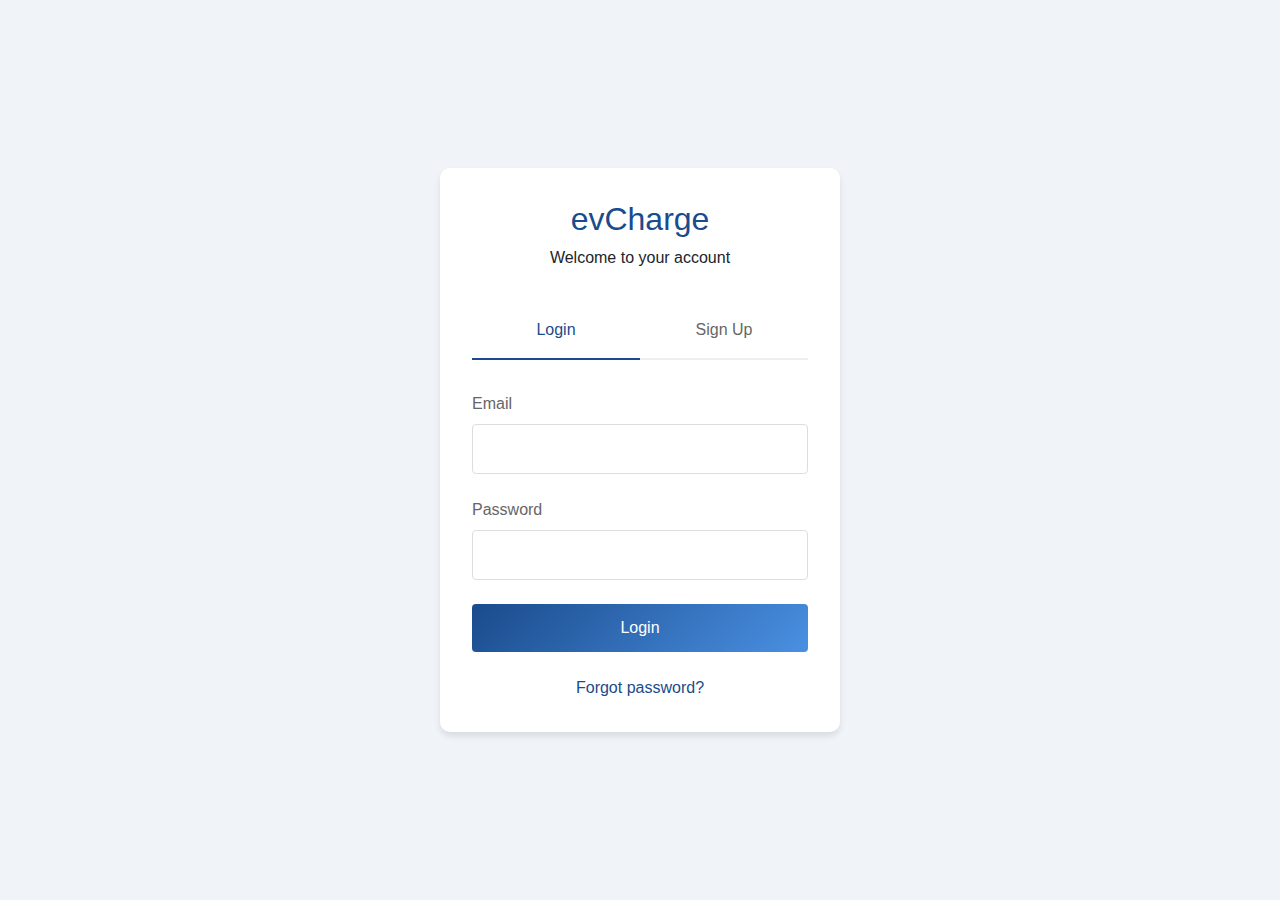
<file: html/login.html>
<!DOCTYPE html>
<html lang="en">
<head>
    <meta charset="UTF-8">
    <meta name="viewport" content="width=device-width, initial-scale=1.0">
    <title>Login/Signup - evCharge</title>
    <link href="https://cdn.jsdelivr.net/npm/bootstrap@5.3.0/dist/css/bootstrap.min.css" rel="stylesheet">
    <style>
        :root {
            --primary-blue: #1a4b8c;
            --secondary-blue: #0d2b5c;
            --light-blue: #a8c6fa;
            --accent-blue: #4a90e2;
            --background-light: #f0f4f8;
            --gradient-start: #1a4b8c;
            --gradient-end: #4a90e2;
        }

        body {
            font-family: 'Arial', sans-serif;
            background-color: var(--background-light);
            min-height: 100vh;
            display: flex;
            align-items: center;
            justify-content: center;
        }

        .auth-container {
            background: white;
            border-radius: 10px;
            box-shadow: 0 4px 6px rgba(0,0,0,0.1);
            padding: 2rem;
            width: 100%;
            max-width: 400px;
        }

        .auth-header {
            text-align: center;
            margin-bottom: 2rem;
        }

        .auth-header h1 {
            color: var(--primary-blue);
            font-size: 2rem;
            margin-bottom: 0.5rem;
        }

        .auth-tabs {
            display: flex;
            margin-bottom: 2rem;
            border-bottom: 2px solid #eee;
        }

        .auth-tab {
            flex: 1;
            text-align: center;
            padding: 1rem;
            cursor: pointer;
            color: #666;
            transition: all 0.3s ease;
        }

        .auth-tab.active {
            color: var(--primary-blue);
            border-bottom: 2px solid var(--primary-blue);
            margin-bottom: -2px;
        }

        .form-group {
            margin-bottom: 1.5rem;
        }

        .form-group label {
            display: block;
            margin-bottom: 0.5rem;
            color: #666;
        }

        .form-control {
            width: 100%;
            padding: 0.75rem;
            border: 1px solid #ddd;
            border-radius: 4px;
            transition: border-color 0.3s ease;
        }

        .form-control:focus {
            border-color: var(--accent-blue);
            outline: none;
            box-shadow: 0 0 0 2px rgba(74, 144, 226, 0.2);
        }

        .btn-auth {
            width: 100%;
            padding: 0.75rem;
            background: linear-gradient(135deg, var(--gradient-start), var(--gradient-end));
            color: white;
            border: none;
            border-radius: 4px;
            cursor: pointer;
            transition: all 0.3s ease;
        }

        .btn-auth:hover {
            background: linear-gradient(135deg, var(--secondary-blue), var(--accent-blue));
            transform: translateY(-2px);
        }

        .auth-footer {
            text-align: center;
            margin-top: 1.5rem;
            color: #666;
        }

        .auth-footer a {
            color: var(--primary-blue);
            text-decoration: none;
        }

        .auth-footer a:hover {
            text-decoration: underline;
        }
    </style>
</head>
<body>
    <div class="auth-container">
        <div class="auth-header">
            <h1>evCharge</h1>
            <p>Welcome to your account</p>
        </div>
        
        <div class="auth-tabs">
            <div class="auth-tab active" onclick="switchTab('login')">Login</div>
            <div class="auth-tab" onclick="switchTab('signup')">Sign Up</div>
        </div>

        <form id="loginForm" class="auth-form">
            <div class="form-group">
                <label for="loginEmail">Email</label>
                <input type="email" id="loginEmail" class="form-control" required>
            </div>
            <div class="form-group">
                <label for="loginPassword">Password</label>
                <input type="password" id="loginPassword" class="form-control" required>
            </div>
            <button type="submit" class="btn-auth">Login</button>
            <div class="auth-footer">
                <a href="#">Forgot password?</a>
            </div>
        </form>

        <form id="signupForm" class="auth-form" style="display: none;">
            <div class="form-group">
                <label for="signupName">Full Name</label>
                <input type="text" id="signupName" class="form-control" required>
            </div>
            <div class="form-group">
                <label for="signupEmail">Email</label>
                <input type="email" id="signupEmail" class="form-control" required>
            </div>
            <div class="form-group">
                <label for="signupPassword">Password</label>
                <input type="password" id="signupPassword" class="form-control" required>
            </div>
            <div class="form-group">
                <label for="signupConfirmPassword">Confirm Password</label>
                <input type="password" id="signupConfirmPassword" class="form-control" required>
            </div>
            <button type="submit" class="btn-auth">Sign Up</button>
        </form>
    </div>

    <script>
        function switchTab(tab) {
            const loginForm = document.getElementById('loginForm');
            const signupForm = document.getElementById('signupForm');
            const tabs = document.querySelectorAll('.auth-tab');
            
            if (tab === 'login') {
                loginForm.style.display = 'block';
                signupForm.style.display = 'none';
                tabs[0].classList.add('active');
                tabs[1].classList.remove('active');
            } else {
                loginForm.style.display = 'none';
                signupForm.style.display = 'block';
                tabs[0].classList.remove('active');
                tabs[1].classList.add('active');
            }
        }

        document.getElementById('loginForm').addEventListener('submit', function(e) {
            e.preventDefault();
            // Add your login logic here
            console.log('Login submitted');
        });

        document.getElementById('signupForm').addEventListener('submit', function(e) {
            e.preventDefault();
            // Add your signup logic here
            console.log('Signup submitted');
        });
    </script>
</body>
</html>
</file>
